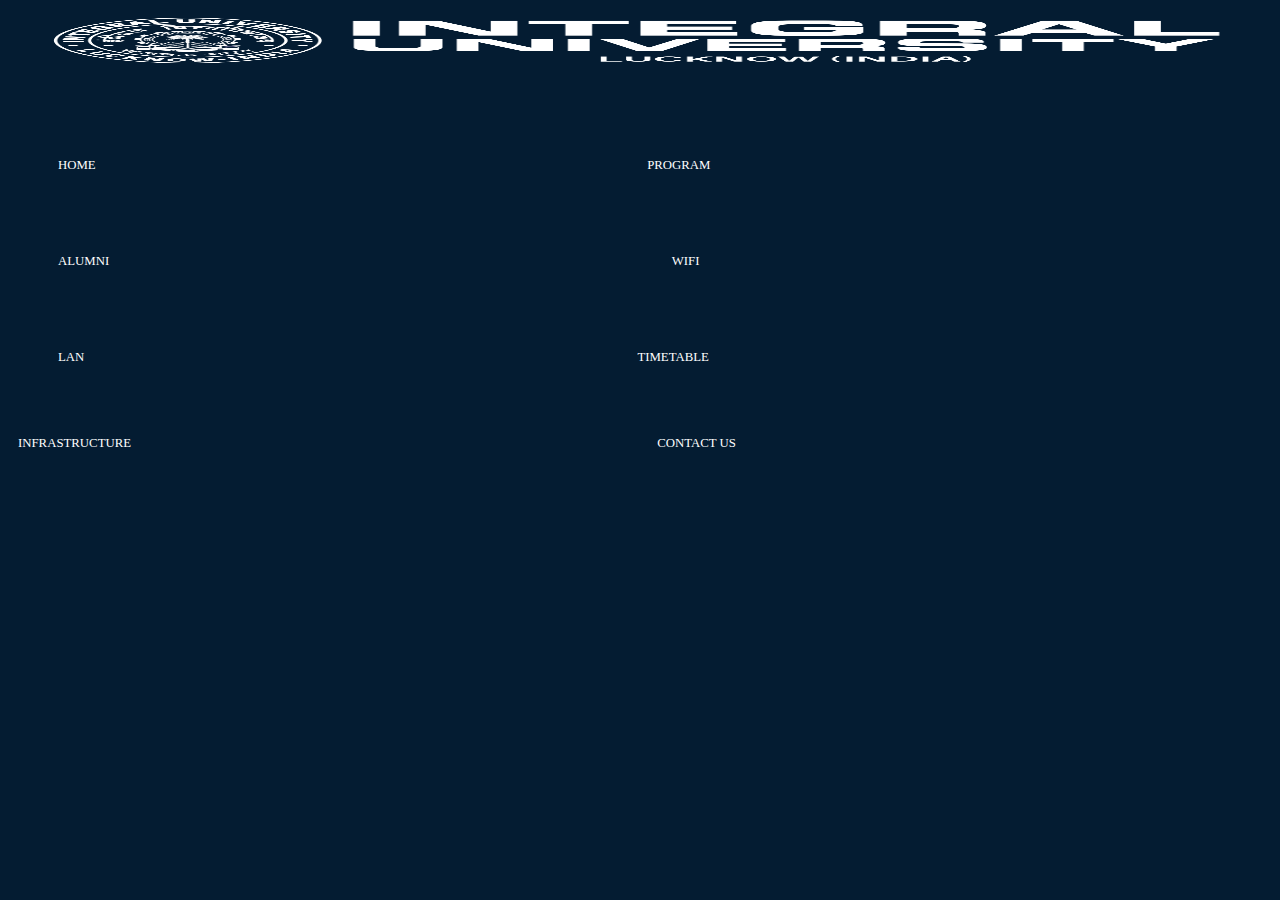
<file: left.html>
<!DOCTYPE html>
<html lang="en">

<head>
    <meta charset="UTF-8">
    <title>Left Margin</title>
    <style>
        body {
            background-color: #041C32;

        }


        #txt {
            text-decoration: none;
            color: white;
            font-size: 0.8rem;
        }
        
        #txt1 {
            text-decoration: none;
            color: white;
            font-size: 0.8rem;
        }

        #home {
            align-content: center;
            text-align: center;

        }

        #hn {
            float: left;
        }
        
        .one {
            margin: 60px 10px 50px 50px;
        }
        
        .one2 {
            margin: 10px 10px 50px 10px;
        }

    </style>
</head>


<body>
   <a href="https://www.iul.ac.in/" target="main"><img src="LeftMargin/Images/IntegralUniversityLogo.jpg" alt="logo" height="65px" width="100%"></a>
    
    <section id="home">
        <!--HOME SECTION CODE-->
        <div class="one" >
            <div id="hn">
                <a href="main.html" target="main">
                    <script src="https://cdn.lordicon.com/qjzruarw.js"></script>
                    <lord-icon src="https://cdn.lordicon.com/kxoxiwrf.json" trigger="hover" style="width:50px;height:50px">
                    </lord-icon>
                </a>
                <br>
                <a id="txt" href="main.html" target="main">HOME</a>
            </div>

            <!--PROGRAM SECTION CODE-->
            <div id="pro">
                <a href="LeftMargin/Program.html" target="main">
                    <script src="https://cdn.lordicon.com/qjzruarw.js"></script>
                    <lord-icon src="https://cdn.lordicon.com/yrxnwkni.json" trigger="hover" style="width:50px;height:50px">
                    </lord-icon>
                </a>
                <br>
                <a id="txt" href="LeftMargin/Program.html" target="main">PROGRAM</a>
            </div>
        </div>
        <!--ALUMNI SECTION CODE-->
        <div class="one" >
        <div id="hn">
            <a href="LeftMargin/Alumni.html" target="main">
                <script src="https://cdn.lordicon.com/qjzruarw.js"></script>
                <lord-icon src="https://cdn.lordicon.com/kxrhwtdg.json" trigger="hover" style="width:50px;height:50px">
                </lord-icon>
            </a>
            <br>
            <a id="txt" href="LeftMargin/Alumni.html" target="main">ALUMNI</a>
        </div>

        <!--WIFI SECTION CODE-->
        <div>
            <a href="https://en.wikipedia.org/wiki/Wi-Fi" target="main">
                <script src="https://cdn.lordicon.com/qjzruarw.js"></script>
                <lord-icon src="https://cdn.lordicon.com/vnyfsdlx.json" trigger="hover" style="width:50px;height:50px">
                </lord-icon>
            </a>
            <br>
            <a id="txt" href="https://en.wikipedia.org/wiki/Wi-Fi" target="main">WIFI</a>

        </div>
        </div>

        <!--LAN SECTION CODE-->
        <div class="one" >
        <div id="hn">
            <a href="https://en.wikipedia.org/wiki/Local_area_network" target="main">
                <script src="https://cdn.lordicon.com/qjzruarw.js"></script>
                <lord-icon src="https://cdn.lordicon.com/yzgvyivz.json" trigger="morph" style="width:50px;height:50px">
                </lord-icon>
            </a>
            <br>
            <a id="txt" href="https://en.wikipedia.org/wiki/Local_area_network" target="main">LAN</a>
        </div>

        <!--TIME TABLE SECTION CODE-->
        <div>
            <a href="LeftMargin/Timetable.html" target="main">
                <script src="https://cdn.lordicon.com/qjzruarw.js"></script>
                <lord-icon src="https://cdn.lordicon.com/hursldrn.json" trigger="morph" style="width:50px;height:50px">
                </lord-icon>
            </a>
            <br>
            <a id="txt" href="LeftMargin/Timetable.html" target="main">TIMETABLE</a>

        </div>
        </div>


        <!--INFRASTRUCTURE SECTION CODE-->
        <div class="one2" >
        <div id="hn">
            <a href="LeftMargin/Infrastructure.html" target="main">
                <script src="https://cdn.lordicon.com/qjzruarw.js"></script>
                <lord-icon src="https://cdn.lordicon.com/sbgmyyba.json" trigger="hover" style="width:50px;height:50px">
                </lord-icon>
            </a>
            <br>
            <a id="txt1" href="LeftMargin/Infrastructure.html" target="main">INFRASTRUCTURE</a>

        </div>

        <!--CONTACT US SECTION CODE-->
        <div>
            <a href="LeftMargin/Contact.html" target="main">
                <script src="https://cdn.lordicon.com/qjzruarw.js"></script>
                <lord-icon src="https://cdn.lordicon.com/mjmrmyzg.json" trigger="hover" style="width:50px;height:50px">
                </lord-icon>
            </a>
            <br>
            <a id="txt1" href="LeftMargin/Contact.html" target="main">CONTACT US</a>
        </div>
        </div>

    </section>


</body>

</html>
</file>
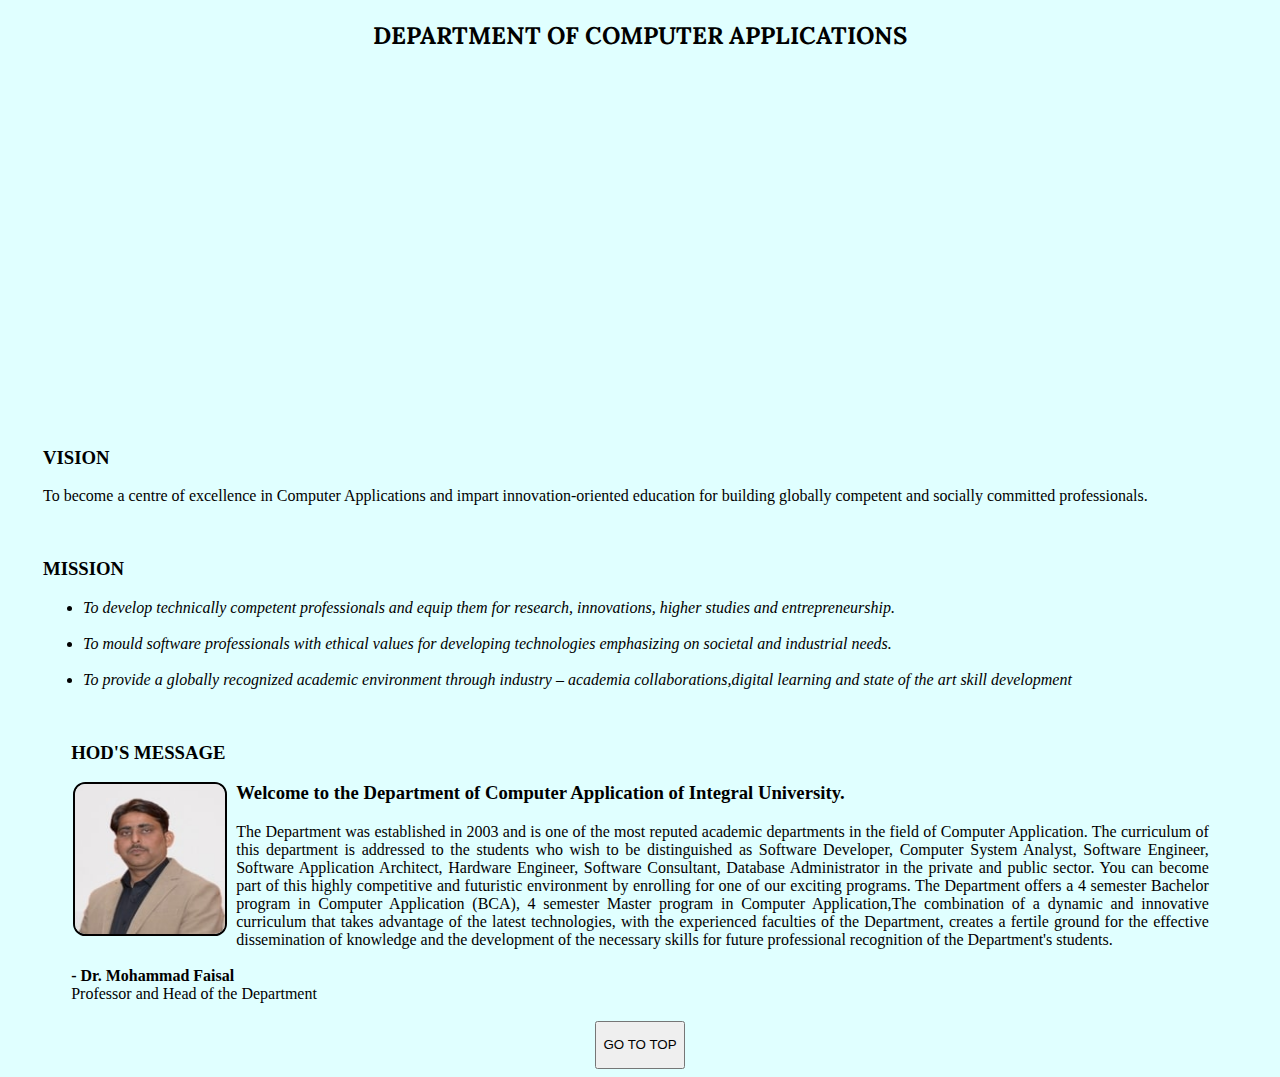
<file: main.html>
<!DOCTYPE html>
<html lang="en">

<head>
    <meta charset="UTF-8">

    <title>HOME</title>

    <style>
        @import url('https://fonts.googleapis.com/css2?family=Lora&display=swap');

        body {
            background-color: lightcyan;
        }

        }

        * {
            margin: 0px;
            padding: 0px;
        }

        .container {
            margin-left: auto;
            margin-right: auto;
            width: 90%;

        }

        img {
            margin-right: 9px;
            float: left;
            width: 150px;
            height: 150px;
            padding: 0 0 0 0;
            border-radius: 8%;
            margin-left: 2px;
            border: 2px solid black;
        }

        .text {
            text-align: right;
            text-align: justify;
            font-family: serif;
        }

        .video {
            margin-top: 40px;
            text-align: center;
        }



        .m1 {
            margin-left: 35px;
            text-align: justify;
        }

        .m2 {
            margin-left: 35px;
            margin-right: 35px;
            text-align: justify;
        }

        h2 {
            font-family: 'Prata', serif;
        }

    </style>
</head>

<body>
    <section id="top">
        <header>
            <h2 style="text-align: center; font-family: 'Lora', serif;">

                DEPARTMENT OF COMPUTER APPLICATIONS
            </h2>
        </header>

        <div class="video">
            <iframe width="560" height="315" src="https://www.youtube.com/embed/vUZ5YfLqJHg?start=1" title="YouTube video player" frameborder="0" allow="accelerometer; autoplay; clipboard-write; encrypted-media; gyroscope; picture-in-picture" allowfullscreen></iframe>
        </div>

        <br>
        <h3 class="m1">VISION</h3>
        <p class="m2">To become a centre of excellence in Computer Applications and impart innovation-oriented education for building globally competent and socially committed professionals.</p>
        <br>

        <h3 class="m1">MISSION</h3>

        <ul class="m2">
            <li>
                <i>To develop technically competent professionals and equip them for research, innovations, higher studies and entrepreneurship.</i>
            </li><br>

            <li>
                <i>To mould software professionals with ethical values for developing technologies emphasizing on societal and industrial needs.</i>
            </li><br>

            <li>
                <i>To provide a globally recognized academic environment through industry – academia collaborations,digital learning and state of the art skill development</i>
            </li>
        </ul>

        <br>
        <div class="container">

            <h3>HOD'S MESSAGE</h3>
            <img src="HoD.jpg" alt="Hod Image">

            <div class="text">
                <h3>Welcome to the Department of Computer Application of Integral University.</h3>

                The Department was established in 2003 and is one of the most reputed academic departments in the field of Computer Application. The curriculum of this department is addressed to the students who wish to be distinguished as Software Developer, Computer System Analyst, Software Engineer, Software Application Architect, Hardware Engineer, Software Consultant, Database Administrator in the private and public sector. You can become part of this highly competitive and futuristic environment by enrolling for one of our exciting programs. The Department offers a 4 semester Bachelor program in Computer Application (BCA), 4 semester Master program in Computer Application,The combination of a dynamic and innovative curriculum that takes advantage of the latest technologies, with the experienced faculties of the Department, creates a fertile ground for the effective dissemination of knowledge and the development of the necessary skills for future professional recognition of the Department's students.
                <br> <br>
                <b style="text-align: left">- Dr. Mohammad Faisal<br></b>
                Professor and Head of the Department

            </div>
        </div>


        <center>
            <a href="#top"><br>
                <button>
                    <p style="text-align: center; text-decoration: none; color: black;">GO TO TOP</p>
                </button>
            </a>
        </center>

    </section>


</body>

</html>
</file>
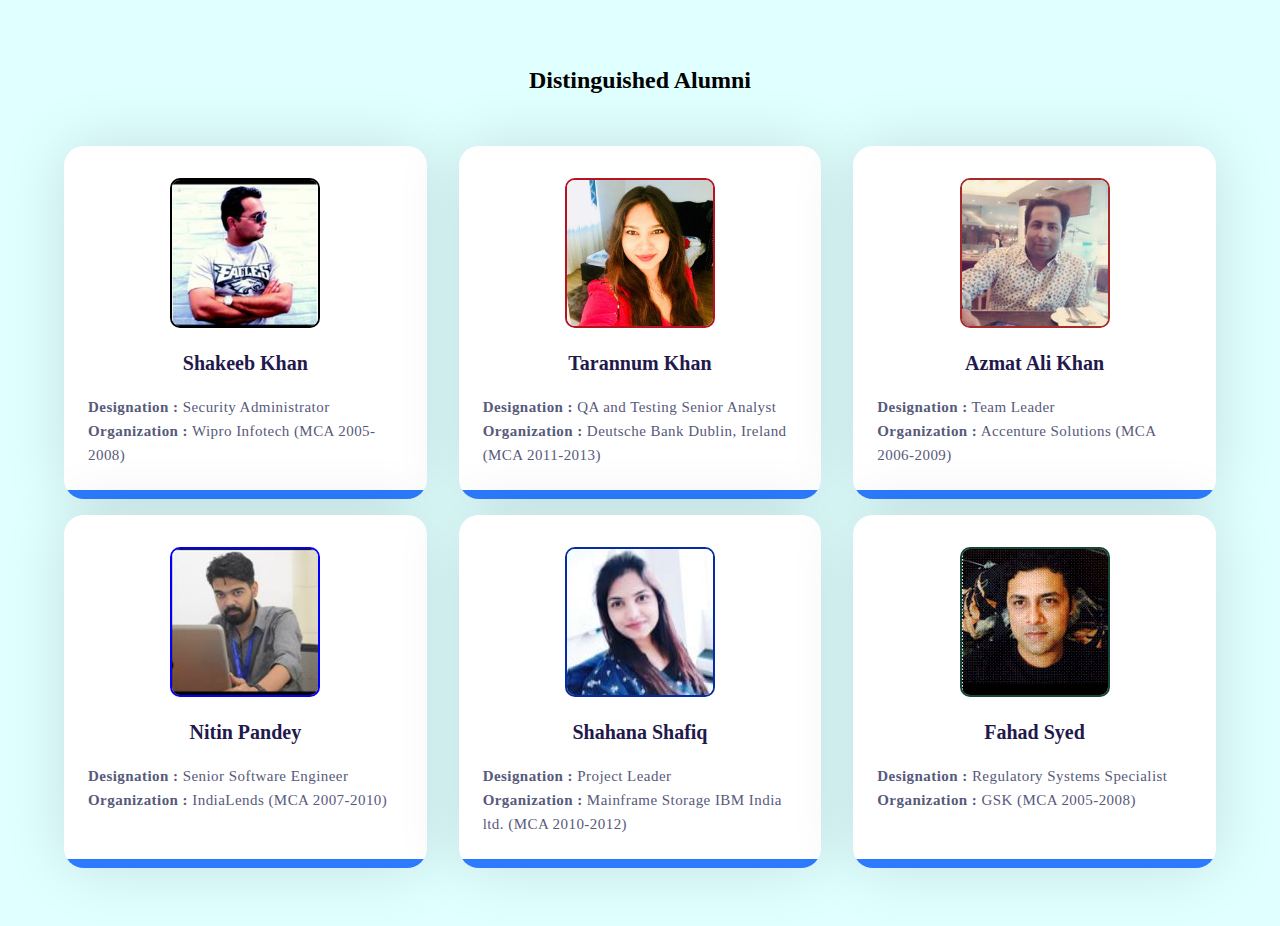
<file: LeftMargin/Alumni.html>
<!DOCTYPE html>
<html lang="en">
  <head>
    <meta name="viewport" content="width=device-width, initial-scale=1.0" />
    <link rel="stylesheet">

        <link rel="stylesheet" href="alumnistyle.css" />
</head>

<body>
    <section>
        <div class="row">
          
            <h2 class="section-heading">Distinguished Alumni</h2>
   
        </div>
        <div class="row">
            <div class="column">
                <div class="card">

                    <img class="img1" src="Images/pic1.jpg" width="150px" height="150px">

                    <h3>Shakeeb Khan</h3>
                    <p>
                        <b>Designation : </b>Security Administrator <br>
                        <b>Organization :</b> Wipro Infotech (MCA 2005-2008)
                    </p>
                </div>
            </div>
            
            <div class="column">
                <div class="card">
                    <img class="img6" src="Images/pic6.jpg" width="150px" height="150px">

                    <h3>Tarannum Khan</h3>
                    <p>
                       <b> Designation :</b> QA and Testing Senior Analyst <br>
                       <b> Organization :</b> Deutsche Bank Dublin, Ireland (MCA 2011-2013)
                    </p>
                </div>
            </div>
            
            
            
            <div class="column">
                <div class="card">
                    <img class="img3" src="Images/pic3.jpg" width="150px" height="150px">

                    <h3>Azmat Ali Khan</h3>
                    <p>
                        <b>Designation :</b> Team Leader <br>
                        <b>Organization :</b> Accenture Solutions (MCA 2006-2009)
                    </p>
                </div>
            </div>
            <div class="column">
                <div class="card">
                    <img class="img4" src="Images/pic5.jpg" width="150px" height="150px">

                    <h3>Nitin Pandey</h3>
                    <p>
                        <b>Designation :</b> Senior Software Engineer <br>
                        <b>Organization :</b> IndiaLends (MCA 2007-2010)
                    
                    </p>
                    
                </div>
            </div>
            <div class="column">
                <div class="card">
                    <img class="img5" src="Images/pic4.jpg" width="150px" height="150px">

                    <h3>Shahana Shafiq</h3>
                    <p>
                        <b>Designation :</b> Project Leader <br>
                        <b>Organization :</b> Mainframe Storage IBM India ltd. (MCA 2010-2012)
                    </p>
                </div>
            </div>
            
            <div class="column">
                <div class="card">
                    <img class="img2" src="Images/pic2.jpg" width="150px" height="150px">

                    <h3>Fahad Syed</h3>
                    <p>
                        <b>Designation : </b>Regulatory Systems Specialist <br>
                        <b>Organization :</b> GSK (MCA 2005-2008)
                    </p>
                </div>
            </div>
        </div>
    </section>
</body></html>
</file>
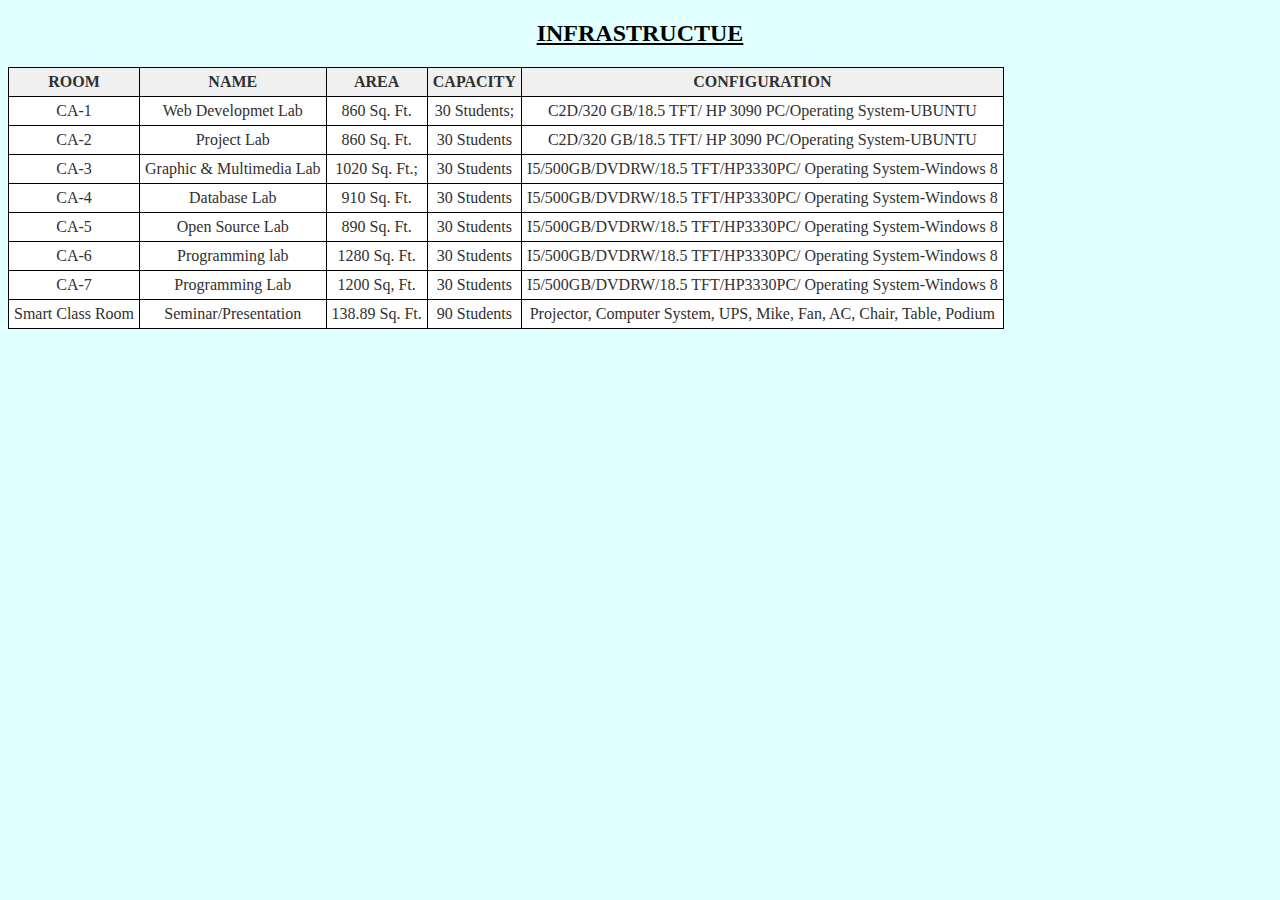
<file: LeftMargin/Infrastructure.html>
<!DOCTYPE html>
<html>
<head>
	<title>INFRASTRUCTURE</title> 
	<style>
		table {
			border:1px solid #000000;
			border-collapse:collapse;
			padding:5px;
		}
		table th {
			border:1px solid #000000;
			padding:5px;
			background: #f0f0f0;
			color: #313030;
		}
		table td {
			border:1px solid #000000;
			text-align:center;
			padding:5px;
			background: #ffffff;
			color: #313030;
		}
		
           body {
            background-color: lightcyan;
        }
        h2{
            text-align: center;
            text-decoration: underline;
        }
	</style>
</head>
<body>
    <h2>INFRASTRUCTUE</h2>
	<table>
		<thead>
			<tr>
				<th>ROOM</th>
				<th>NAME</th>
				<th>AREA</th>
				<th>CAPACITY</th>
				<th>CONFIGURATION</th>
			</tr>
		</thead>
		<tbody>
			<tr>
				<td>CA-1</td>
				<td>Web Developmet Lab</td>
				<td>860 Sq. Ft.</td>
				<td>30 Students;</td>
				<td>C2D/320 GB/18.5 TFT/ HP 3090 PC/Operating System-UBUNTU</td>
			</tr>
			<tr>
				<td>CA-2</td>
				<td>Project Lab</td>
				<td>860 Sq. Ft.</td>
				<td>30 Students</td>
				<td>C2D/320 GB/18.5 TFT/ HP 3090 PC/Operating System-UBUNTU</td>
			</tr>
			<tr>
				<td>CA-3</td>
				<td>Graphic & Multimedia Lab</td>
				<td>1020 Sq. Ft.;</td>
				<td>30 Students</td>
				<td>I5/500GB/DVDRW/18.5 TFT/HP3330PC/ Operating System-Windows 8</td>
			</tr>
			<tr>
				<td>CA-4</td>
				<td>Database Lab</td>
				<td>910 Sq. Ft.</td>
				<td>30 Students</td>
				<td>	I5/500GB/DVDRW/18.5 TFT/HP3330PC/ Operating System-Windows 8</td>
			</tr>
			<tr>
				<td>CA-5</td>
				<td>Open Source Lab</td>
				<td>890 Sq. Ft.</td>
				<td>30 Students</td>
				<td>I5/500GB/DVDRW/18.5 TFT/HP3330PC/ Operating System-Windows 8</td>
			</tr>

			<tr>
				<td>CA-6</td>
				<td>Programming lab</td>
				<td>1280 Sq. Ft.</td>
				<td>30 Students</td>
				<td>	I5/500GB/DVDRW/18.5 TFT/HP3330PC/ Operating System-Windows 8</td>
			</tr>
			<tr>
				<td>CA-7</td>
				<td>Programming Lab</td>
				<td>1200 Sq, Ft.</td>
				<td>30 Students</td>
				<td>	I5/500GB/DVDRW/18.5 TFT/HP3330PC/ Operating System-Windows 8</td>
			</tr>
			<tr>
				<td>Smart Class Room</td>
				<td>Seminar/Presentation</td>
				<td>138.89 Sq. Ft.</td>
				<td>90 Students</td>
				<td>Projector, Computer System, UPS, Mike, Fan, AC, Chair, Table, Podium</td>
			</tr>
		</tbody>
	</table>
</body>
</html>
</file>
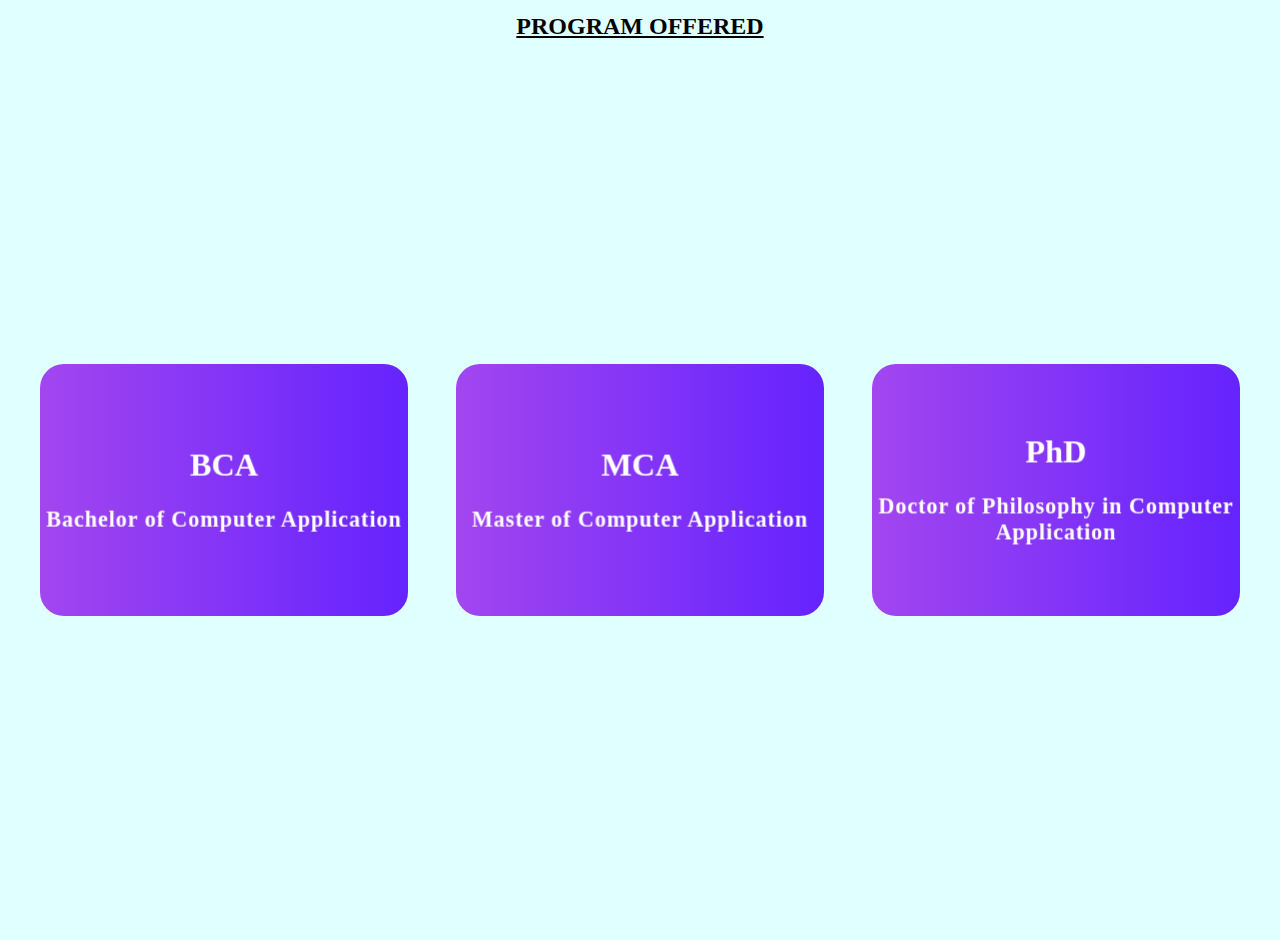
<file: LeftMargin/Program.html>
<!DOCTYPE html>
<html lang="en">

<head>
    <meta name="viewport" content="width=device-width, initial-scale=1.0" />
    <title>Responsive 3D Cards</title>
    <!-- Google Fonts -->
    <link href="https://fonts.googleapis.com/css2?family=Poppins:wght@400;600&display=swap" rel="stylesheet" />
    <!-- Stylesheet -->
    <link rel="stylesheet" href="program.css" />
</head>

<body>
   <U><h2 style="text-align: center; font-family: serif; font-style: inherit; margin-top: 1%;">PROGRAM OFFERED</h2></U>
    <section>
        <div class="container">
            <div class="card">
                <div class="front">
                    <div class="content">
                        <h1>BCA</h1>
                        <h3>Bachelor of Computer Application</h3>
                    </div>
                </div>
                <div class="back">
                    <div class="content">
                        <h4>Bachelor of Computer Application</h4><br>

                        <h5 style="text-align: left">Duration: 3 Yr.</h5>

                        <h5 style="text-align: left"> Eligibility - 10+2, 45%, Any Subjects</h5>

                        <h5 style="text-align: left">Program Coordinator<br>
                            Name: Mr. Mohd. Haleem <br>Email: haleem@iul.ac.in</h5>


                    </div>
                </div>
            </div>
        </div>

        <div class="container">
            <div class="card">
                <div class="front">
                    <div class="content">
                        <h1>MCA</h1>
                        <h3>Master of Computer Application</h3>
                    </div>
                </div>
                <div class="back">
                    <div class="content">

                        <h4>Master of Computer Application</h4><br>

                        <h5 style="text-align: left">Duration: 2 Yr.</h5>

                        <h5 style="text-align: left">Eligibility - Graduation, Passes, Mathematics at 10+2 level</h5>

                        <h5 style="text-align: left">Program Coordinator<br>
                            Name- Dr. Mohd. Muqeem<br>
                            Email- muqeem@iul.ac.in</h5>

                    </div>
                </div>
            </div>
        </div>

        <div class="container">
            <div class="card">
                <div class="front">
                    <div class="content">
                        <H1>PhD</H1>
                        <h3>Doctor of Philosophy in Computer Application</h3>
                    </div>
                </div>
                <div class="back">
                    <div class="content">
                        <h4>Doctor of Philosophy in Computer Application</h4><br>

                        <h5 style="text-align: left">Duration: Min 3 Yr</h5>

                        <h5 style="text-align: left">Eligibility - Masters, 60%, From the same subject

                        </h5>

                        <h5 style="text-align: left">Program Coordinator<br>
                            Name- Mr. Mohammad Kalamuddin<br>
                            Email- mohdkalam@iul.ac.in</h5>
                    </div>
                </div>
            </div>
        </div>
    </section>
</body></html>
</file>
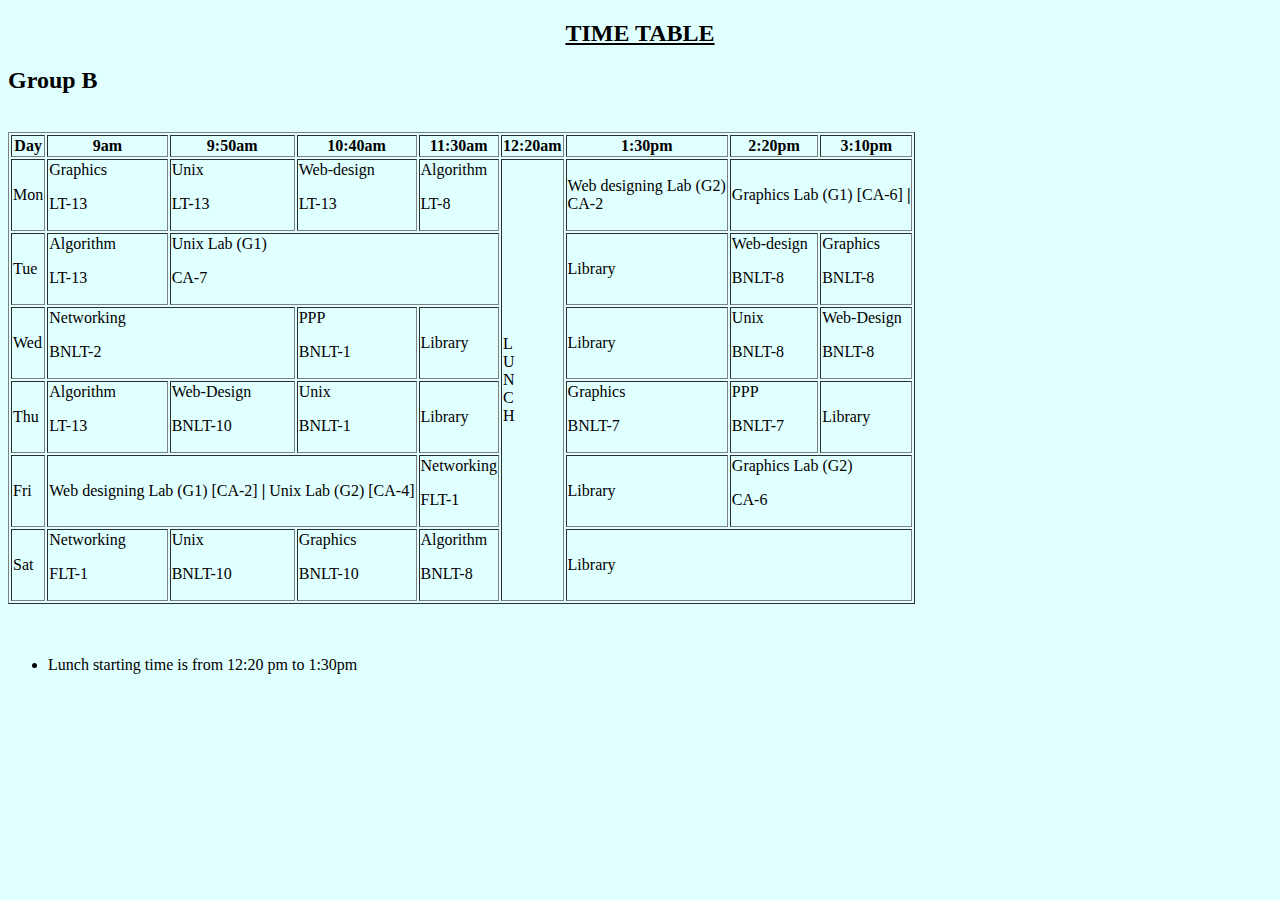
<file: LeftMargin/Timetable.html>
<!DOCTYPE html>
<html lang="en">

<head>
    <title>Time Table</title>
    
    <style>
        .main{
            text-align: center;
            font-style: normal;
            text-decoration: underline;
        }
        
           body {
            background-color: lightcyan;
        }
    </style>
</head>

<body>
      <h2 class="main">TIME TABLE</h2>
    <h2 class="select">Group B</h2>
    <br>
    <div class="cen2">
        <div class="table">
            <table border="1">
                <thead>
                    <tr>
                        <th>Day</th>
                        <th>9am</th>
                        <th>9:50am</th>
                        <th>10:40am</th>
                        <th>11:30am</th>
                        <th>12:20am</th>
                        <th>1:30pm</th>
                        <th>2:20pm</th>
                        <th>3:10pm</th>
                    </tr>
                </thead>
                <tbody class="cen">
                    <tr>
                        <td>Mon</td>
                        <td>Graphics
                            <br>
                            <p>LT-13</p>
                        </td>
                        <td>Unix
                            <br>
                            <p>LT-13</p>
                        </td>
                        <td>Web-design
                            <br>
                            <p>LT-13</p>
                        </td>
                        <td>Algorithm
                            <br>
                            <p>LT-8</p>
                        </td>
                        <td rowspan="6">
                            L <br> U <br> N <br> C <br> H
                        </td>
                        <td> Web designing Lab (G2)<br>CA-2</td>
                        <td colspan="2">Graphics Lab (G1) [CA-6] <b>|</b></td>



                    </tr>
                    <tr>
                        <td>Tue</td>
                        <td>Algorithm
                            <br>
                            <p>LT-13</p>
                        </td>
                        <td colspan="3">Unix Lab (G1)
                            <br>
                            <p>CA-7</p>
                        </td>

                        <td>Library</td>
                        <td>Web-design
                            <br>
                            <p>BNLT-8</p>
                        </td>
                        <td>Graphics
                            <br>
                            <p>BNLT-8</p>
                        </td>

                    </tr>
                    <tr>
                        <td>Wed</td>
                        <td colspan="2">
                            Networking
                            <br>
                            <p>BNLT-2</p>
                        </td>
                        <td>
                            PPP
                            <br>
                            <p>BNLT-1</p>
                        </td>
                        <td>
                            Library
                        </td>

                        <td>
                            Library
                        </td>
                        <td>
                            Unix
                            <br>
                            <p>BNLT-8</p>
                        </td>
                        <td>
                            Web-Design
                            <br>
                            <p>BNLT-8</p>
                        </td>

                    </tr>
                    <tr>
                        <td>Thu</td>
                        <td>
                            Algorithm
                            <br>
                            <p>LT-13</p>
                        </td>
                        <td>
                            Web-Design
                            <br>
                            <p>BNLT-10</p>
                        </td>
                        <td>
                            Unix
                            <br>
                            <p>BNLT-1</p>
                        </td>
                        <td>
                            Library
                        </td>

                        <td>
                            Graphics
                            <br>
                            <p>BNLT-7</p>
                        </td>
                        <td>
                            PPP
                            <br>
                            <p>BNLT-7</p>
                        </td>
                        <td>Library</td>
                    </tr>
                    <tr>
                        <td>Fri</td>
                        <td colspan="3"> Web designing Lab (G1) [CA-2] <b>|</b> Unix Lab (G2) [CA-4] </td>
                        <td>
                            Networking
                            <br>
                            <p>FLT-1</p>
                        </td>

                        <td>Library</td>
                        <td colspan="2">
                            Graphics Lab (G2)
                            <br>
                            <p>CA-6</p>
                        </td>
                    </tr>
                    <tr>
                        <td>Sat</td>
                        <td>
                            Networking
                            <br>
                            <p>FLT-1</p>
                        </td>
                        <td>
                            Unix
                            <br>
                            <p>BNLT-10</p>
                        </td>
                        <td>
                            Graphics
                            <br>
                            <p>BNLT-10</p>
                        </td>
                        <td>
                            Algorithm
                            <br>
                            <p>BNLT-8</p>
                        </td>

                        <td colspan="4">
                            Library
                        </td>
                    </tr>
                </tbody>
            </table>


        </div>
    </div>

    <br>
    <br>
    <ul class="centerul">
        <li>Lunch starting time is from 12:20 pm to 1:30pm</li>
    </ul>
    </div>
    <br>
    <br>

</body>

</html>
</file>
<file: LeftMargin/alumnistyle.css>
* {
  padding: 0;
  margin: 0;
  box-sizing: border-box;
}

body {
            background-color:lightcyan;
        }
section {
  height: 100vh;
  width: 100%;
  display: grid;
  place-items: center;
    margin-top: 2%;
}
.row {
  display: flex;
  flex-wrap: wrap;
}
.column {
  width: 100%;
  padding: 0 1em 1em 1em;
  text-align: center;
}

.img{
    border-radius: 10px;
}
.img1{
    border-radius: 10px;
    border: 2px solid black;
}

.img2{
    border-radius: 10px;
    border: 2px solid #154734;
}

.img3{
    border-radius: 10px;
    border: 2px solid #A52A2A;
}

.img4{
    border-radius: 10px;
    border: 2px solid #0000ff;
}

.img5{
    border-radius: 10px;
    border: 2px solid #052CA3;
}

.img6{
    border-radius: 10px;
    border: 2px solid #B7121F;
}
.card {
  width: 100%;
  height: 100%;
  padding: 2em 1.5em;
  background: linear-gradient(#ffffff 50%, #2c7bfe 50%);
  background-size: 100% 200%;
  background-position: 0 2.5%;
  border-radius: 20px;
  box-shadow: 0 0 65px rgba(0, 0, 0, 0.12);
  cursor: pointer;
  transition: 0.5s;
    
}
h3 {
  font-size: 20px;
  font-weight: 600;
  color: #1f194c;
  margin: 1em 0;
}
p {
  color: #575a7b;
text-align: left;
  font-size: 15px;
  line-height: 1.6;
  letter-spacing: 0.03em;
}

@media screen and (min-width: 479px) {
  section {
    padding: 0 2em;
  }
  .column {
    flex: 0 50%;
    max-width: 50%;
  }
}
@media screen and (min-width: 992px) {
  section {
    padding: 1em 3em;
  }
  .column {
    flex: 0 0 33.33%;
    max-width: 33.33%;
  }
}
</file>
<file: LeftMargin/program.css>
* {
  padding: 0;
  margin: 0;
  box-sizing: border-box;
  
  
}
body {
            background-color:lightcyan;
        }

section {
  height: 100vh;
  display: flex;
  padding: 0 4em;
  flex-wrap: wrap;
  justify-content: space-around;
  align-items: center;
}
.container {
  perspective: 1000px;
  height: 28vh;
  width: 100%;
  cursor: pointer;
}
.card {
  transform-style: preserve-3d;
  height: 100%;
  width: 100%;
  transition: 0.5s ease;
}
.front,
.back {
  height: 100%;
  width: 100%;
  transform-style: preserve-3d;
  color: #ffffff;
  display: flex;
  align-items: center;
  justify-content: center;
  text-align: center;
  border-radius: 1.5em;
  position: absolute;
  top: 0;
  bottom: 0;
  backface-visibility: hidden;
}
.front {
  background: linear-gradient(to right, #a246ef, #6523fe);
}
.front img {
  width: 5em;
}
.content {
  transform: translateZ(10px);
}
.content h3 {
  font-size: 22px;
  margin-top: 1em;
  font-weight: 700;
  letter-spacing: 0.04em;
}
.content p {
  font-size: 14px;
  line-height: 0em;
  letter-spacing: 0.02em;
  padding: 0 3em;
}
.back {
  background-color: #28253a;
  transform: rotateX(180deg);
}
.container:hover .card {
  transform: rotateX(180deg);
}
@media screen and (min-width: 992px) {
  section {
    padding: 0 1em;
  }
  .container {
    flex-basis: 0 0 33.33%;
    max-width: 33.33%;
    padding: 0 1.5em;
  }
}

/*
.video {
    margin: 10px 10px 10px 10px;
}*/
</file>
